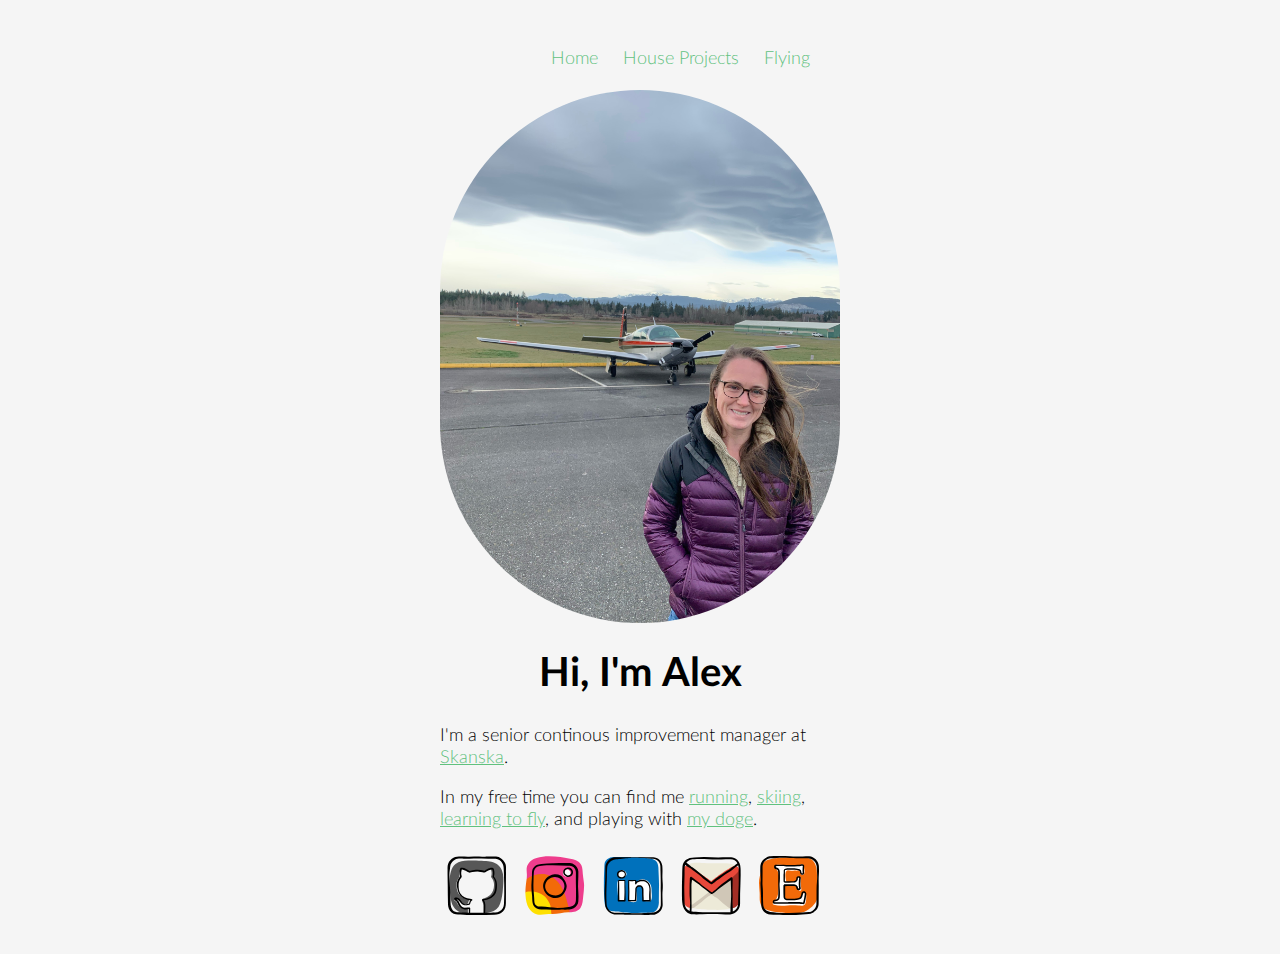
<file: index.html>
<html>
<head>
	<meta charset="utf-8"/>
	<meta name="viewport" content="width=device-width, initial-scale=1.0">
	<title>Hi it's Alex</title>
	<link rel="stylesheet" type="text/css" href="css/style.css">
	<link rel="stylesheet" type="text/css" href="Lato2OFLWeb/Lato/latofonts.css">

	<!-- Favicon BS, don't touch w/o reading https://github.com/audreyr/favicon-cheat-sheet -->
	<link rel="icon" type="image/png" href="favicons/favicon-32x32.png" sizes="32x32" />
	<link rel="icon" type="image/png" href="favicons/favicon-16x16.png" sizes="16x16" />

	<!-- Global site tag (gtag.js) - Google Analytics -->
	<script async src="https://www.googletagmanager.com/gtag/js?id=G-7ZG7NG36G0"></script>
	<script>
	window.dataLayer = window.dataLayer || [];
	function gtag(){dataLayer.push(arguments);}
	gtag('js', new Date());

	gtag('config', 'G-7ZG7NG36G0');
	</script>
</head>
<body>

	<div class="main">
		<div class="navbar">
			<a href="index.html" class="navitem">Home</a>
			<a href="house.html" class="navitem">House Projects</a>
			<a href="flying.html" class="navitem">Flying</a>
		</div>
		<img src="img/alex.jpg" width="400px" style="border-radius: 200px;">
		<h1 style="text-align: center;">Hi, I'm Alex</h1>

		<p>I'm a senior continous improvement manager at <a href="https://www.usa.skanska.com/">Skanska</a>.</p>

		<p>In my free time you can find me <a href="https://www.strava.com/athletes/945677">running</a>, <a href="https://www.instagram.com/p/CNQX6YLpmjJ/">skiing</a>, <a href="https://www.instagram.com/p/CUVk_9TBHp_/">learning to fly</a>, and playing with <a href="https://www.instagram.com/p/CTAk83ql3gK/">my doge</a>.</p>

		<p></p>

		<div id="social">
			<a href="https://github.com/abexalate"><img class="social_img" src="img/github.svg"></a>
			<a href="https://instagram.com/abexalate"><img class="social_img" src="img/instagram.svg"></a>
			<a href="https://www.linkedin.com/in/alex-abate-b30a22a7/"><img class="social_img" src="img/linkedin.svg"></a>
			<a href="mailto:alex.b.abate@gmail.com"><img class="social_img" src="img/email.svg"></a>
			<a href="https://www.etsy.com/shop/SierraAlphaStudios"><img class="social_img" src="img/etsy.svg"></a>
		</div>
	</div>


</body>
</html>
</file>
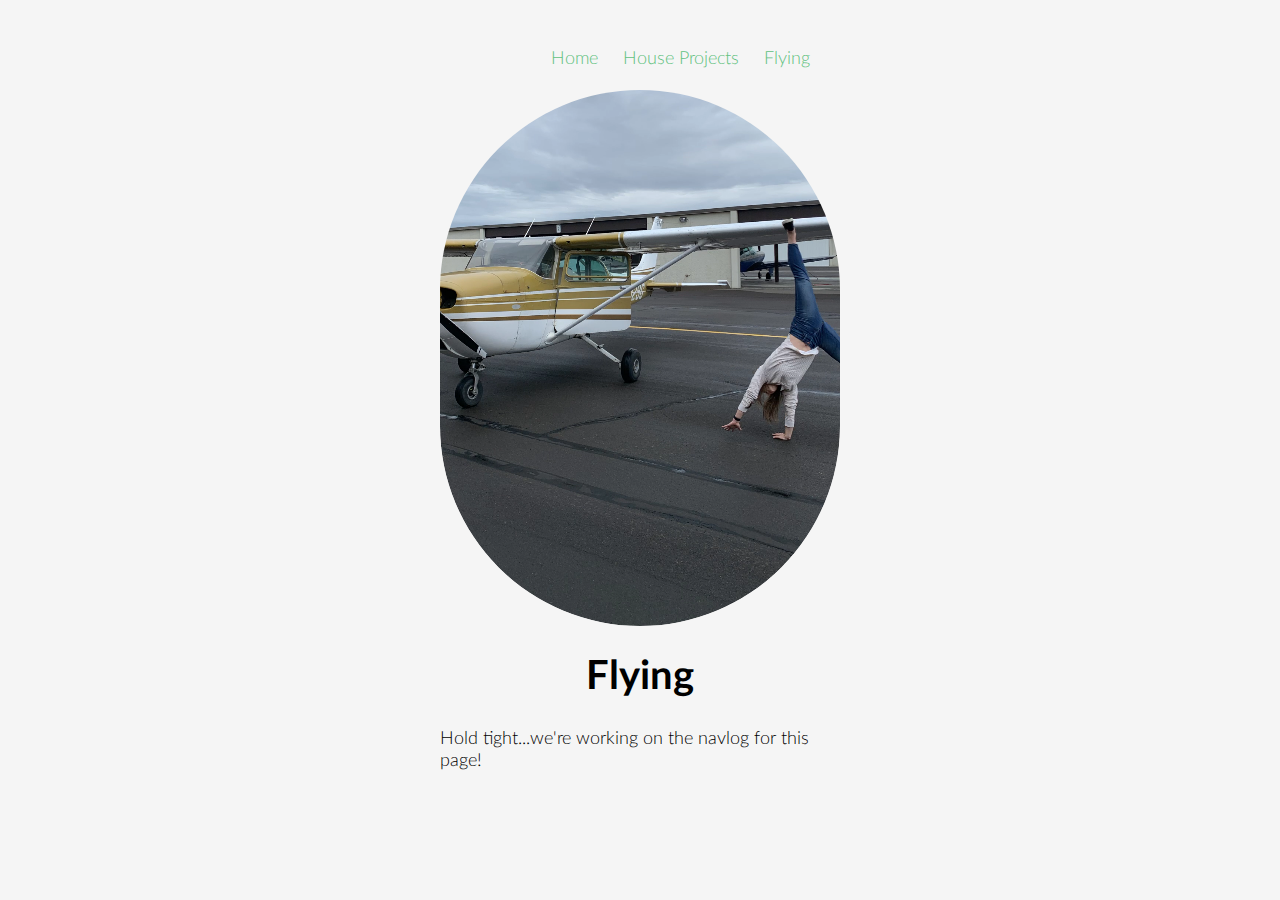
<file: flying.html>
<html>
<head>
	<meta charset="utf-8"/>
	<meta name="viewport" content="width=device-width, initial-scale=1.0">
	<title>Hi it's Alex</title>
	<link rel="stylesheet" type="text/css" href="css/style.css">
	<link rel="stylesheet" type="text/css" href="Lato2OFLWeb/Lato/latofonts.css">

	<!-- Favicon BS, don't touch w/o reading https://github.com/audreyr/favicon-cheat-sheet -->
	<link rel="icon" type="image/png" href="favicons/favicon-32x32.png" sizes="32x32" />
	<link rel="icon" type="image/png" href="favicons/favicon-16x16.png" sizes="16x16" />
</head>
<body>

	<div class="main">
		<div class="navbar">
			<a href="index.html" class="navitem">Home</a>
			<a href="house.html" class="navitem">House Projects</a>
			<a href="flying.html" class="navitem">Flying</a>
		</div>
		<!-- <img src="img/solo.jpg" width="400px" style="border-radius: 200px;">-->
		<div class="container">
			<video id="glass" width="400" style="border-radius: 200px;"  autoplay muted>
				<source src="img/cartwheel.mp4" type="video/mp4">
			</video>
		</div>
		<h1 style="text-align: center;" >Flying</h1>

		<p>Hold tight...we're working on the navlog for this page!
		<p></p>
	

		


	</div>


</body>
</html>
</file>
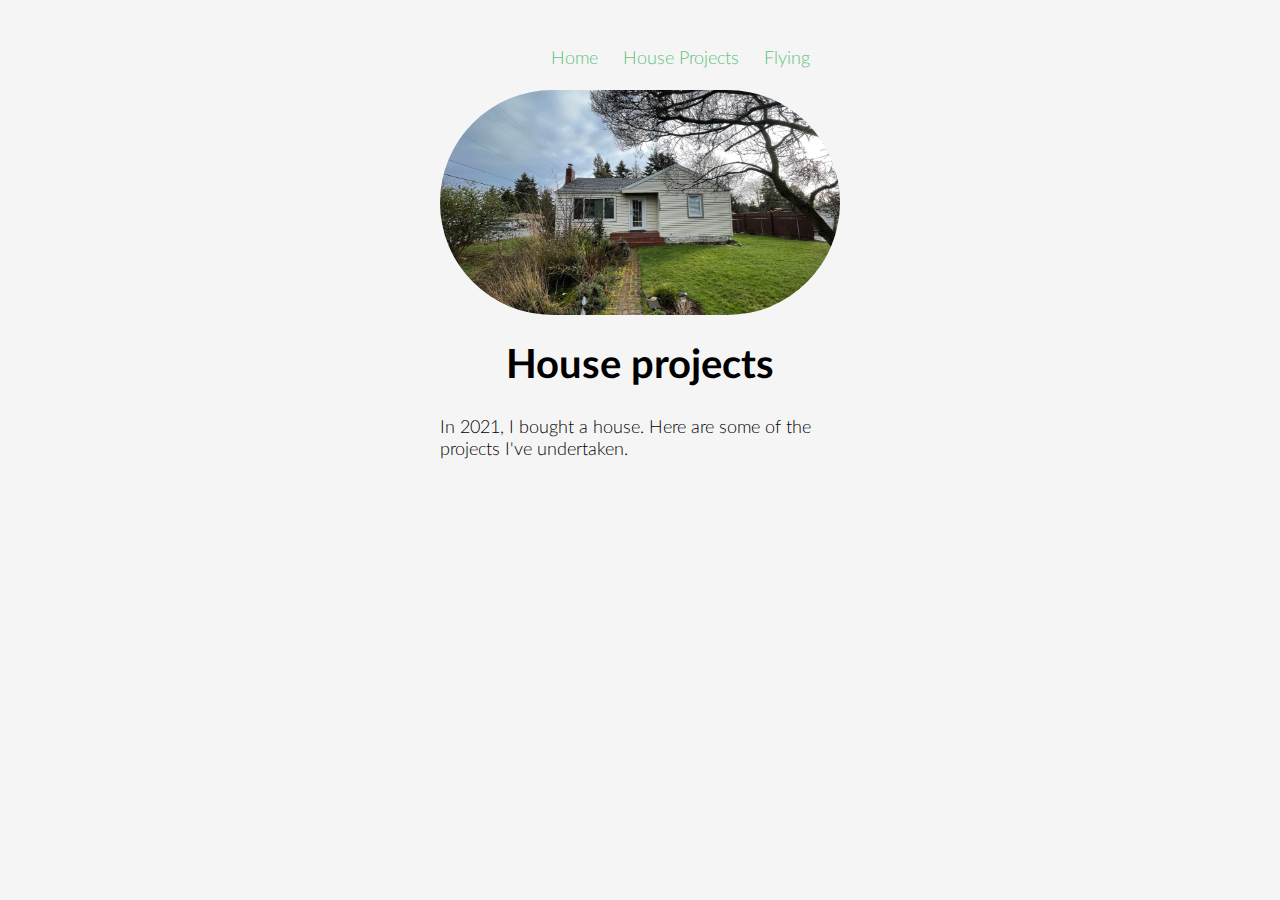
<file: house.html>
<html>
<head>
	<meta charset="utf-8"/>
	<meta name="viewport" content="width=device-width, initial-scale=1.0">
	<title>Hi it's Alex</title>
	<link rel="stylesheet" type="text/css" href="css/style.css">
	<link rel="stylesheet" type="text/css" href="Lato2OFLWeb/Lato/latofonts.css">

	<!-- Favicon BS, don't touch w/o reading https://github.com/audreyr/favicon-cheat-sheet -->
	<link rel="icon" type="image/png" href="favicons/favicon-32x32.png" sizes="32x32" />
	<link rel="icon" type="image/png" href="favicons/favicon-16x16.png" sizes="16x16" />
</head>
<body>

	<div class="main">
		<div class="navbar">
			<a href="index.html" class="navitem">Home</a>
			<a href="house.html" class="navitem">House Projects</a>
			<a href="flying.html" class="navitem">Flying</a>
		</div>
		<img src="img/house.jpg" width="400px" style="border-radius: 200px;">
		<h1 style="text-align: center;">House projects</h1>

		<p>In 2021, I bought a house. Here are some of the projects I've undertaken.


		<p></p>


	</div>


</body>
</html>
</file>
<file: css/style.css>
body {
    background-color: #f5f5f5;
}

.main {
  width: 400px ;
  margin-left: auto ;
  margin-right: auto ;
  padding: 20px;
}

#social .social_img {
  padding: 7px;
  width: 15%;
}

h1 {
	font-family: "LatoWebBold";
	font-size: 40px;
	font-style: bold;
}

p {
	font-family: "LatoWebLight";
	font-size: 18px;
}

.navbar {
  font-family: "LatoWebLight";
  font-size: 18px;
  text-align: right;
  margin: 20px;
}

.navitem {
  padding: 10px;
  text-decoration: none;
}

/* unvisited link */
a:link {
    color: #61C17E;
}

/* visited link */
a:visited {
    color: #61C17E;
}

/* mouse over link */
a:hover {
    color: hotpink;
}

/* video crop */
.container{
  width: 400px;
  overflow:hidden;
  display:block;
  max-height: 600px;
  border-radius: 200px;
}
#glass{
  margin-top: -175px;
  
}
</file>
<file: Lato2OFLWeb/Lato/latofonts.css>
/* Webfont: Lato-Black */@font-face {
    font-family: 'LatoWebBlack';
    src: url('fonts/Lato-Black.eot'); /* IE9 Compat Modes */
    src: url('fonts/Lato-Black.eot?#iefix') format('embedded-opentype'), /* IE6-IE8 */
         url('fonts/Lato-Black.woff2') format('woff2'), /* Modern Browsers */
         url('fonts/Lato-Black.woff') format('woff'), /* Modern Browsers */
         url('fonts/Lato-Black.ttf') format('truetype');
    font-style: normal;
    font-weight: normal;
    text-rendering: optimizeLegibility;
}

/* Webfont: Lato-BlackItalic */@font-face {
    font-family: 'LatoWebBlack';
    src: url('fonts/Lato-BlackItalic.eot'); /* IE9 Compat Modes */
    src: url('fonts/Lato-BlackItalic.eot?#iefix') format('embedded-opentype'), /* IE6-IE8 */
         url('fonts/Lato-BlackItalic.woff2') format('woff2'), /* Modern Browsers */
         url('fonts/Lato-BlackItalic.woff') format('woff'), /* Modern Browsers */
         url('fonts/Lato-BlackItalic.ttf') format('truetype');
    font-style: italic;
    font-weight: normal;
    text-rendering: optimizeLegibility;
}

/* Webfont: Lato-Bold */@font-face {
    font-family: 'LatoWebBold';
    src: url('fonts/Lato-Bold.eot'); /* IE9 Compat Modes */
    src: url('fonts/Lato-Bold.eot?#iefix') format('embedded-opentype'), /* IE6-IE8 */
         url('fonts/Lato-Bold.woff2') format('woff2'), /* Modern Browsers */
         url('fonts/Lato-Bold.woff') format('woff'), /* Modern Browsers */
         url('fonts/Lato-Bold.ttf') format('truetype');
    font-style: normal;
    font-weight: normal;
    text-rendering: optimizeLegibility;
}

/* Webfont: Lato-BoldItalic */@font-face {
    font-family: 'LatoWebBold';
    src: url('fonts/Lato-BoldItalic.eot'); /* IE9 Compat Modes */
    src: url('fonts/Lato-BoldItalic.eot?#iefix') format('embedded-opentype'), /* IE6-IE8 */
         url('fonts/Lato-BoldItalic.woff2') format('woff2'), /* Modern Browsers */
         url('fonts/Lato-BoldItalic.woff') format('woff'), /* Modern Browsers */
         url('fonts/Lato-BoldItalic.ttf') format('truetype');
    font-style: italic;
    font-weight: normal;
    text-rendering: optimizeLegibility;
}

/* Webfont: Lato-Hairline */@font-face {
    font-family: 'LatoWebHairline';
    src: url('fonts/Lato-Hairline.eot'); /* IE9 Compat Modes */
    src: url('fonts/Lato-Hairline.eot?#iefix') format('embedded-opentype'), /* IE6-IE8 */
         url('fonts/Lato-Hairline.woff2') format('woff2'), /* Modern Browsers */
         url('fonts/Lato-Hairline.woff') format('woff'), /* Modern Browsers */
         url('fonts/Lato-Hairline.ttf') format('truetype');
    font-style: normal;
    font-weight: normal;
    text-rendering: optimizeLegibility;
}

/* Webfont: Lato-HairlineItalic */@font-face {
    font-family: 'LatoWebHairline';
    src: url('fonts/Lato-HairlineItalic.eot'); /* IE9 Compat Modes */
    src: url('fonts/Lato-HairlineItalic.eot?#iefix') format('embedded-opentype'), /* IE6-IE8 */
         url('fonts/Lato-HairlineItalic.woff2') format('woff2'), /* Modern Browsers */
         url('fonts/Lato-HairlineItalic.woff') format('woff'), /* Modern Browsers */
         url('fonts/Lato-HairlineItalic.ttf') format('truetype');
    font-style: italic;
    font-weight: normal;
    text-rendering: optimizeLegibility;
}

/* Webfont: Lato-Heavy */@font-face {
    font-family: 'LatoWebHeavy';
    src: url('fonts/Lato-Heavy.eot'); /* IE9 Compat Modes */
    src: url('fonts/Lato-Heavy.eot?#iefix') format('embedded-opentype'), /* IE6-IE8 */
         url('fonts/Lato-Heavy.woff2') format('woff2'), /* Modern Browsers */
         url('fonts/Lato-Heavy.woff') format('woff'), /* Modern Browsers */
         url('fonts/Lato-Heavy.ttf') format('truetype');
    font-style: normal;
    font-weight: normal;
    text-rendering: optimizeLegibility;
}

/* Webfont: Lato-HeavyItalic */@font-face {
    font-family: 'LatoWebHeavy';
    src: url('fonts/Lato-HeavyItalic.eot'); /* IE9 Compat Modes */
    src: url('fonts/Lato-HeavyItalic.eot?#iefix') format('embedded-opentype'), /* IE6-IE8 */
         url('fonts/Lato-HeavyItalic.woff2') format('woff2'), /* Modern Browsers */
         url('fonts/Lato-HeavyItalic.woff') format('woff'), /* Modern Browsers */
         url('fonts/Lato-HeavyItalic.ttf') format('truetype');
    font-style: italic;
    font-weight: normal;
    text-rendering: optimizeLegibility;
}

/* Webfont: Lato-Italic */@font-face {
    font-family: 'LatoWeb';
    src: url('fonts/Lato-Italic.eot'); /* IE9 Compat Modes */
    src: url('fonts/Lato-Italic.eot?#iefix') format('embedded-opentype'), /* IE6-IE8 */
         url('fonts/Lato-Italic.woff2') format('woff2'), /* Modern Browsers */
         url('fonts/Lato-Italic.woff') format('woff'), /* Modern Browsers */
         url('fonts/Lato-Italic.ttf') format('truetype');
    font-style: italic;
    font-weight: normal;
    text-rendering: optimizeLegibility;
}

/* Webfont: Lato-Light */@font-face {
    font-family: 'LatoWebLight';
    src: url('fonts/Lato-Light.eot'); /* IE9 Compat Modes */
    src: url('fonts/Lato-Light.eot?#iefix') format('embedded-opentype'), /* IE6-IE8 */
         url('fonts/Lato-Light.woff2') format('woff2'), /* Modern Browsers */
         url('fonts/Lato-Light.woff') format('woff'), /* Modern Browsers */
         url('fonts/Lato-Light.ttf') format('truetype');
    font-style: normal;
    font-weight: normal;
    text-rendering: optimizeLegibility;
}

/* Webfont: Lato-LightItalic */@font-face {
    font-family: 'LatoWebLight';
    src: url('fonts/Lato-LightItalic.eot'); /* IE9 Compat Modes */
    src: url('fonts/Lato-LightItalic.eot?#iefix') format('embedded-opentype'), /* IE6-IE8 */
         url('fonts/Lato-LightItalic.woff2') format('woff2'), /* Modern Browsers */
         url('fonts/Lato-LightItalic.woff') format('woff'), /* Modern Browsers */
         url('fonts/Lato-LightItalic.ttf') format('truetype');
    font-style: italic;
    font-weight: normal;
    text-rendering: optimizeLegibility;
}

/* Webfont: Lato-Medium */@font-face {
    font-family: 'LatoWebMedium';
    src: url('fonts/Lato-Medium.eot'); /* IE9 Compat Modes */
    src: url('fonts/Lato-Medium.eot?#iefix') format('embedded-opentype'), /* IE6-IE8 */
         url('fonts/Lato-Medium.woff2') format('woff2'), /* Modern Browsers */
         url('fonts/Lato-Medium.woff') format('woff'), /* Modern Browsers */
         url('fonts/Lato-Medium.ttf') format('truetype');
    font-style: normal;
    font-weight: normal;
    text-rendering: optimizeLegibility;
}

/* Webfont: Lato-MediumItalic */@font-face {
    font-family: 'LatoWebMedium';
    src: url('fonts/Lato-MediumItalic.eot'); /* IE9 Compat Modes */
    src: url('fonts/Lato-MediumItalic.eot?#iefix') format('embedded-opentype'), /* IE6-IE8 */
         url('fonts/Lato-MediumItalic.woff2') format('woff2'), /* Modern Browsers */
         url('fonts/Lato-MediumItalic.woff') format('woff'), /* Modern Browsers */
         url('fonts/Lato-MediumItalic.ttf') format('truetype');
    font-style: italic;
    font-weight: normal;
    text-rendering: optimizeLegibility;
}

/* Webfont: Lato-Regular */@font-face {
    font-family: 'LatoWeb';
    src: url('fonts/Lato-Regular.eot'); /* IE9 Compat Modes */
    src: url('fonts/Lato-Regular.eot?#iefix') format('embedded-opentype'), /* IE6-IE8 */
         url('fonts/Lato-Regular.woff2') format('woff2'), /* Modern Browsers */
         url('fonts/Lato-Regular.woff') format('woff'), /* Modern Browsers */
         url('fonts/Lato-Regular.ttf') format('truetype');
    font-style: normal;
    font-weight: normal;
    text-rendering: optimizeLegibility;
}

/* Webfont: Lato-Semibold */@font-face {
    font-family: 'LatoWebSemibold';
    src: url('fonts/Lato-Semibold.eot'); /* IE9 Compat Modes */
    src: url('fonts/Lato-Semibold.eot?#iefix') format('embedded-opentype'), /* IE6-IE8 */
         url('fonts/Lato-Semibold.woff2') format('woff2'), /* Modern Browsers */
         url('fonts/Lato-Semibold.woff') format('woff'), /* Modern Browsers */
         url('fonts/Lato-Semibold.ttf') format('truetype');
    font-style: normal;
    font-weight: normal;
    text-rendering: optimizeLegibility;
}

/* Webfont: Lato-SemiboldItalic */@font-face {
    font-family: 'LatoWebSemibold';
    src: url('fonts/Lato-SemiboldItalic.eot'); /* IE9 Compat Modes */
    src: url('fonts/Lato-SemiboldItalic.eot?#iefix') format('embedded-opentype'), /* IE6-IE8 */
         url('fonts/Lato-SemiboldItalic.woff2') format('woff2'), /* Modern Browsers */
         url('fonts/Lato-SemiboldItalic.woff') format('woff'), /* Modern Browsers */
         url('fonts/Lato-SemiboldItalic.ttf') format('truetype');
    font-style: italic;
    font-weight: normal;
    text-rendering: optimizeLegibility;
}

/* Webfont: Lato-Thin */@font-face {
    font-family: 'LatoWebThin';
    src: url('fonts/Lato-Thin.eot'); /* IE9 Compat Modes */
    src: url('fonts/Lato-Thin.eot?#iefix') format('embedded-opentype'), /* IE6-IE8 */
         url('fonts/Lato-Thin.woff2') format('woff2'), /* Modern Browsers */
         url('fonts/Lato-Thin.woff') format('woff'), /* Modern Browsers */
         url('fonts/Lato-Thin.ttf') format('truetype');
    font-style: normal;
    font-weight: normal;
    text-rendering: optimizeLegibility;
}

/* Webfont: Lato-ThinItalic */@font-face {
    font-family: 'LatoWebThin';
    src: url('fonts/Lato-ThinItalic.eot'); /* IE9 Compat Modes */
    src: url('fonts/Lato-ThinItalic.eot?#iefix') format('embedded-opentype'), /* IE6-IE8 */
         url('fonts/Lato-ThinItalic.woff2') format('woff2'), /* Modern Browsers */
         url('fonts/Lato-ThinItalic.woff') format('woff'), /* Modern Browsers */
         url('fonts/Lato-ThinItalic.ttf') format('truetype');
    font-style: italic;
    font-weight: normal;
    text-rendering: optimizeLegibility;
}
</file>
